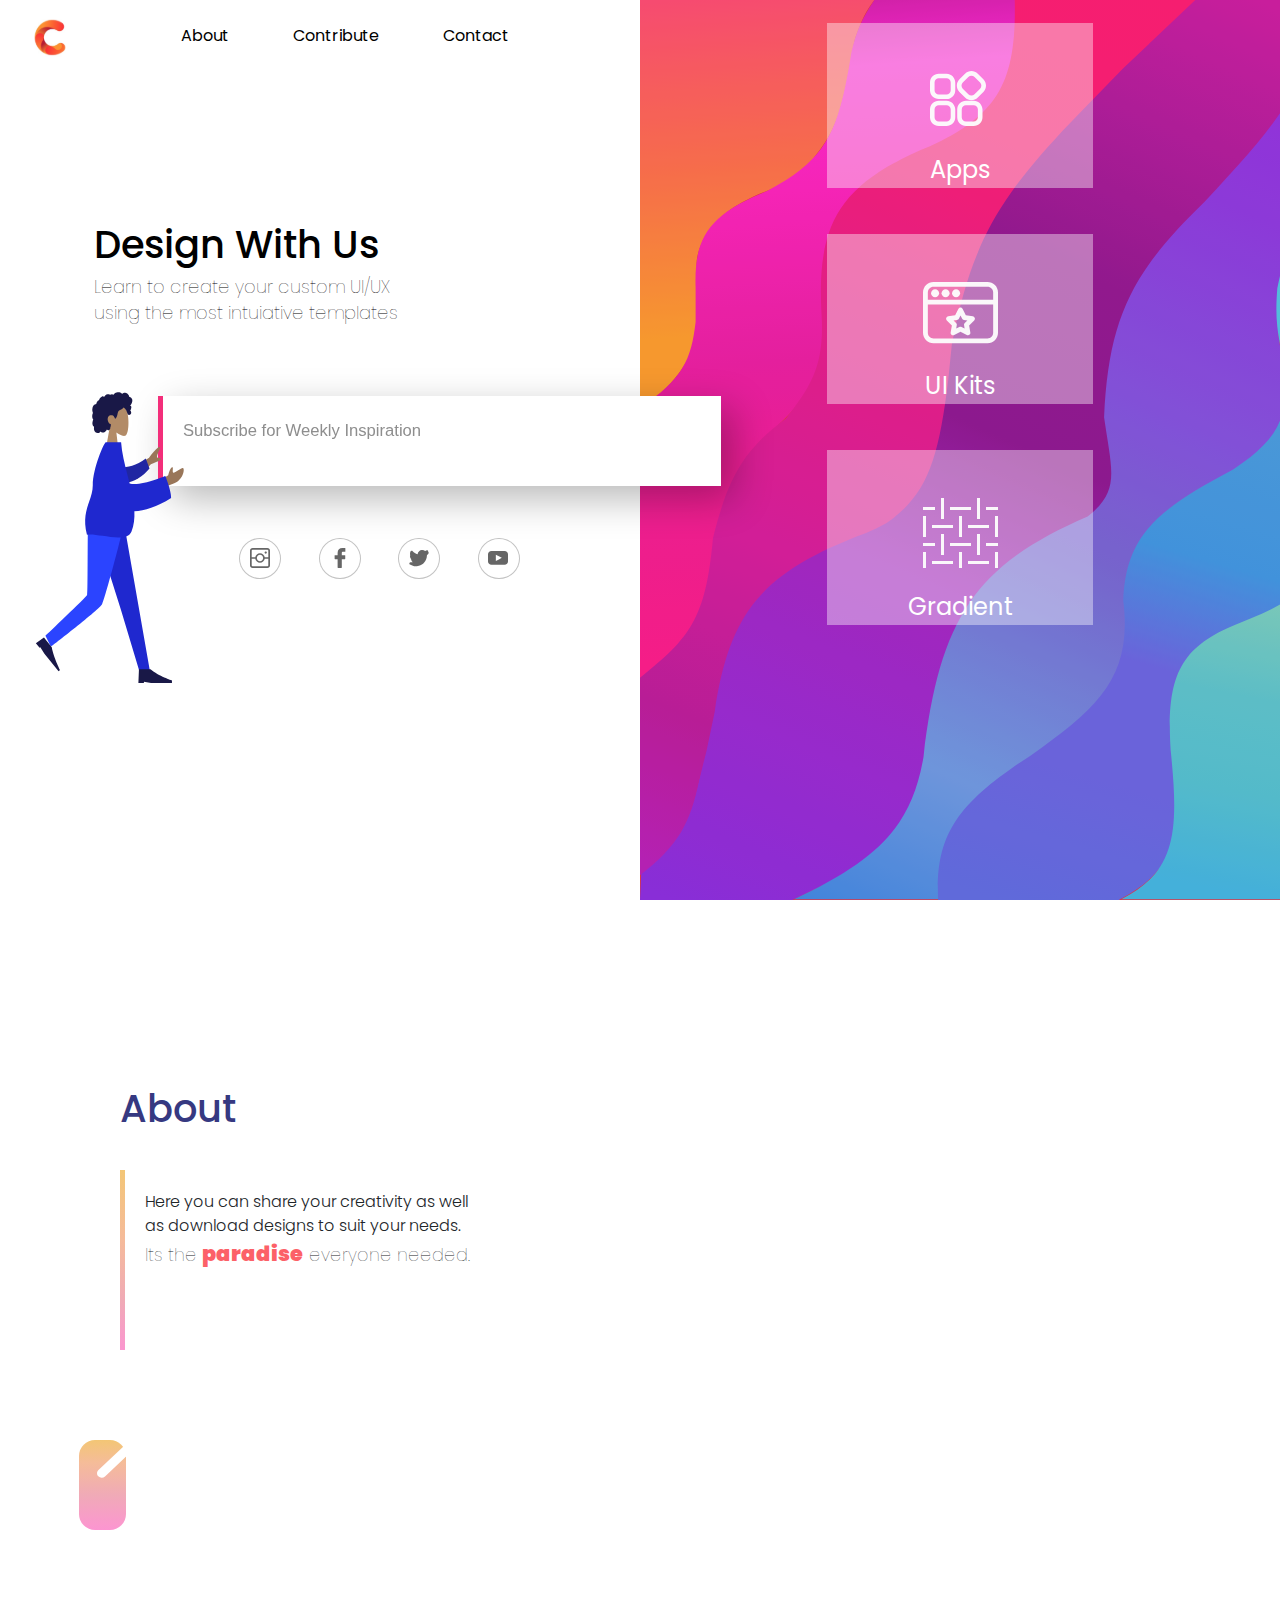
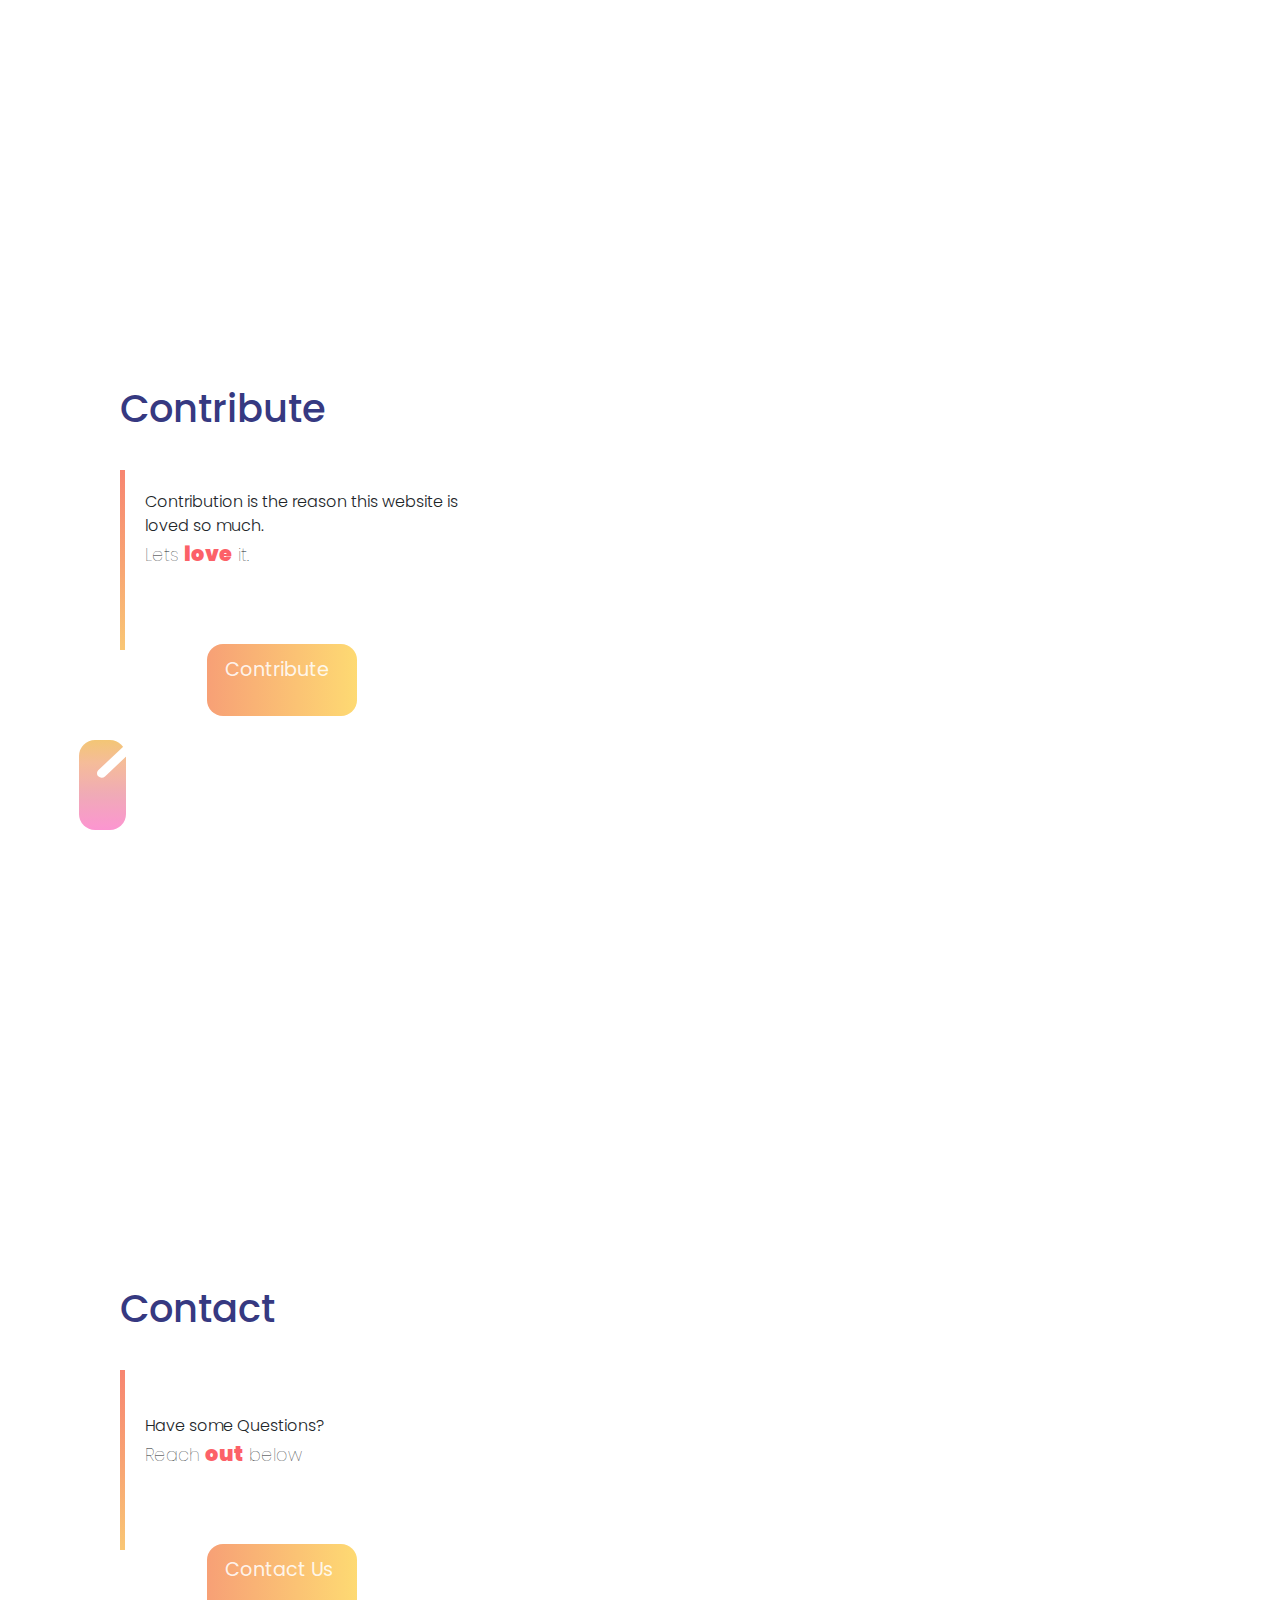
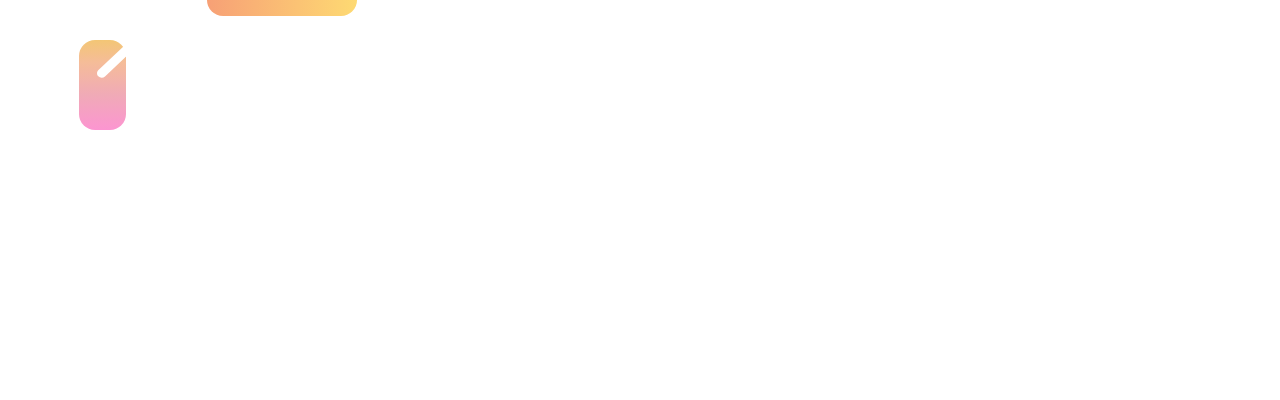
<file: index.html>
<!DOCTYPE html>
<html lang="en">

<head>
  <meta charset="UTF-8">
  <meta name="viewport" content="width=device-width, initial-scale=1.0">
  <meta http-equiv="X-UA-Compatible" content="ie=edge">
  <!-- Latest compiled and minified CSS -->
  <link rel="stylesheet" href="https://maxcdn.bootstrapcdn.com/bootstrap/4.2.1/css/bootstrap.min.css">

  <!-- jQuery library -->
  <script src="https://ajax.googleapis.com/ajax/libs/jquery/3.3.1/jquery.min.js"></script>

  <!-- Popper JS -->
  <script src="https://cdnjs.cloudflare.com/ajax/libs/popper.js/1.14.6/umd/popper.min.js"></script>

  <!-- Latest compiled JavaScript -->
  <script src="https://maxcdn.bootstrapcdn.com/bootstrap/4.2.1/js/bootstrap.min.js"></script>
  <link href="https://fonts.googleapis.com/css?family=Poppins:100,200,400,500,600" rel="stylesheet">

  <link href="https://fonts.googleapis.com/css?family=Major+Mono+Display|Poppins:400,600i" rel="stylesheet">
  <link rel="stylesheet" href="index.css" type="text/css">

  <link rel="stylesheet" href="animate.css" type="text/css">


  <title>Home</title>
  <script type="text/javascript">
    <!--
    function Redirect() {
      window.location = "app.html";
    }

    function Redirect2() {
      window.location = "uikits.html";
    }

    function Redirect3() {
      window.location = "gradient.html";
    }


    //-->
  </script>
  <style>
    .id::placeholder {
      color: rgba(255, 255, 255, 0.72) !important;
      font-family: Poppins !important;

      display: flex;
      left: 50px !important;
    }
  </style>
</head>

<body>

  <div class="container-fluid">
    <!-- TOP ROW-->
    <div class="row ">
      <!--LEFT DIVISION-->
      <div class="col-6" style="height: 400vh">
        <!--Home-->
        <div style="height: 100vh" id="Home">
          <div class="row-12  d-flex fixed-top">
            <!--NAVBAR-->
            <div class="col-12 d-flex ">
              <nav class="nav w-50" style="background-color: white;">
                <a class="navbar-brand" href="#">
                  <img src="./images/logo.svg" width="70" height="65" class="d-inline-block align-top" alt="">
                </a>
                <div class="nav ml-5 font ">
                  <a class="nav-link pt-4 mx-3 d-flex n1 " href="#About"><span style="color: black; ">About</span></a>
                  <a class="nav-link pt-4 mx-3 d-flex n1 " href="#Contribute"><span style="color: black;">Contribute</span></a>
                  <a class="nav-link pt-4 mx-3 d-flex n1 " href="#Contact"><span style="color: black;">Contact</span></a>
                </div>
              </nav>
            </div>
          </div>

          <div class="row-12 d-flex" style="height: 30vh;">

            <!--TEXT-->
            <div class="col-12 tpos">
              <p class="font d-flex para1 m-0">Design With Us</p>
              <p class="font d-flex para2 ">Learn to create your custom UI/UX using the most intuiative templates</p>
            </div>

          </div>

          <div class="row-12 d-flex" style="height: 40vh;">
            <!--HUMANS AND CARD and ICONS-->
            <div class="col-12">
              <div class="card s1">

                <a data-toggle="modal" data-target="#subscribe">
                  <div class="card-body cb">

                    <span class="d-inline-flex">Subscribe for Weekly Inspiration</span>
                    <div class="d-inline-flex">
                      <img src="./images/arrow.svg" width="11px" height="20px" class="s1img">
                    </div>
                  </div>
                </a>

                <!--human-->
                <img class="human" src="./images/human.svg" width="165px" height="300.32px">
                <img class="humans" src="./images/Componentshadow.svg" width="187px" height="344px">
              </div>
              <!--icons-->
              <div class="col-3 ir position-relative">
                <a href="https://www.instagram.com/accounts/login/?hl=en" target="_blank">
                  <div class="col-auto i-1 d-inline-flex mx-0">
                    <div class="i1 d-inline-flex "><img src="./images/insta.svg" height="20px" width="20px" style="margin-left: 9.9px; margin-top:9px" class="d-block"></div>
                    <div class="i11 d-inline-flex "><img src="./images/insta-w.svg" height="20px" width="20px" style="margin-left: 10.4px; margin-top:9.3px" class="d-block"></div>
                  </div>
                </a>
                <a href="https://www.facebook.com/" target="_blank">
                  <div class="col-auto i-2 d-inline-flex pl-0">
                    <div class="i2 d-inline-flex "><img src="./images/f.svg" height="20px" width="20px" style="margin-left: 9.9px; margin-top:9px" class=" d-block"></div>
                    <div class="i22 d-inline-flex "><img src="./images/f-w.svg" height="20px" width="20px" style="margin-left: 10.4px; margin-top:9.3px" class=""></div>
                  </div>
                </a>
                <a href="https://twitter.com/login?lang=en" target="_blank">
                  <div class="col-auto i-3 d-inline-flex pl-0">
                    <div class="i3 d-inline-flex "><img src="./images/t.svg" height="20px" width="20px" style="margin-left: 9.9px; margin-top:9px" class="d-block"></div>
                    <div class="i33 d-inline-flex "><img src="./images/t-w.svg" height="20px" width="20px" style="margin-left: 10.4px; margin-top:9.3px" class=" "></div>
                  </div>
                </a>
                <a href="https://www.youtube.com/" target="_blank">
                  <div class="col-auto i-4 d-inline-flex pl-0">
                    <div class="i4 d-inline-flex "><img src="./images/youtube.svg" height="20px" width="20px" style="margin-left: 9.9px; margin-top:9px" class="d-block"></div>
                    <div class="i44 d-inline-flex "><img src="./images/youtube-w.svg" height="20px" width="20px" style="margin-left: 10.4px; margin-top:9.3px" class=""></div>
                  </div>
                </a>
              </div>

            </div>

          </div>
        </div>

        <!--About-->
        <div style="height: 100vh">
          <div class="row-12 d-flex position-relative " id="About">

            <div class="col-12 d-inline-flex apos">
              <p class="para font">About</p>
            </div>
            <div class="col-12 d-inline-flex cpos">
              <div class="card ca ">
                <div class="card-body">
                  <span class="cat">Here you can share your creativity as well as download designs to suit your needs.</span>
                  <p> <span class="cat2">Its the <span class="cat3">paradise</span> everyone needed.</span></p>
                </div>
              </div>
            </div>
            <a href="#Home" class"home-button "><div class=" up d-inline-flex shadow-lg"><img src="./images/up-arrow.svg" class="imgarrow d-flex">
          </div></a>

        </div>
      </div>


      <!--Contribute-->
      <div class="row-12 d-flex position-relative " id="Contribute" style="height: 100vh">
        <!--heading-->
        <div class="col-12 d-inline-flex apos">
          <p class="para fontshadow">Contribute</p>
        </div>
        <!--main text-->
        <div class="col-12 d-inline-flex cpos">
          <div class="card cc">
            <div class="card-body">
              <span class="cct">Contribution is the reason this website is loved so much.</span><br>
              <p> <span class="cct2">Lets <span class="cct3">love</span> it.</span></p>
            </div>
          </div>

        </div>
        <!--anchors-->
        <div>
          <a href="#Home" class"">
            <div class="up d-inline-flex shadow-lg "><img src="./images/up-arrow.svg" class="imgarrow d-flex"></div>
          </a>
          <a data-toggle="modal" data-target="#exampleModal" class"">
            <div class="d-inline-flex c-button shadow "><span class="c-b-style">Contribute</span></div>
          </a>
        </div>


        <!-- Modal contribute -->

        <div class="modal fade font" id="exampleModal" tabindex="-1" role="dialog" aria-labelledby="exampleModalCenterTitle" aria-hidden="true" style="">
          <div class="modal-dialog modal-dialog-centered" role="document">
            <div class="modal-content modal-bg">
              <div class="modal-header" style="border:0 !important;">
                <h5 class="modal-title m-title" id="exampleModalLongTitle">Want to Contribute?</h5>
                <button type="button" style="color: white;" class="close" data-dismiss="modal" aria-label="Close">
                  <span aria-hidden="true">&times;</span>
                </button>
              </div>

              <!--MODAL BODY-->
              <div class="modal-body">

                <!--FORM-->
                <form action="index.html" >

                  <div class="form-group">
                    <div class="input-group mb-2 mr-sm-2">
                      <div class="input-group-prepend">
                        <div class="input-group-text" style="background:  linear-gradient(138.91deg, rgba(97, 67, 133, 0.7) 26.92%, rgba(81, 99, 149, 0.7) 80.65%);color: white; border: 0">Name</div>
                      </div>
                      <input type="text" class="form-control" id="inlineFormInputGroupUsername2" placeholder="Full name" style="border: 0!important;">
                    </div>
                  </div>

                  <div class="form-group">
                    <div class="input-group mb-2 mr-sm-2">
                      <div class="input-group-prepend">
                        <div class="input-group-text" style="background:  linear-gradient(138.91deg, rgba(97, 67, 133, 0.7) 26.92%, rgba(81, 99, 149, 0.7) 80.65%); color: white; border: 0">Email </div>
                      </div>
                      <input type="email" class="form-control" id="inlineFormInputGroupUsername2" placeholder="Enter Email" style="border: 0!important;">

                    </div>
                    <small id="emailHelp" class="form-text text-muted" style="color: rgba(255, 255, 255, 0.56)!important;">To let you know the process.</small>
                  </div>

                  <div class="input-group mb-3">
                    <div class="input-group-prepend">
                      <label class="input-group-text" for="inputGroupSelect01" style="background:   linear-gradient(138.91deg, rgba(97, 67, 133, 0.7) 26.92%, rgba(81, 99, 149, 0.7) 80.65%); color: white; border: 0">Category</label>
                    </div>
                    <select class="custom-select" id="inputGroupSelect01" style="border: 0!important;">
                      <option selected>Choose...</option>
                      <option value="1">Apps</option>
                      <option value="2">UI Kits</option>
                      <option value="3">Gradient</option>
                    </select>
                  </div>

                  <!--MODAL FOOTER-->
                  <div class="m-footer d-flex">
                    <button class="btn" type="submit" style="background: linear-gradient(138.91deg, #EB3349 26.92%, #F45C43 80.65%); color: white;" value="send">Contribute</button>
                  </div>


                </form>
              </div>




            </div>
          </div>
        </div>

        <!-- Modal subscribe-->

        <div class="modal fade " id="subscribe" tabindex="-1" role="dialog" aria-labelledby="exampleModalCenterTitle" aria-hidden="true">
          <div class="modal-dialog modal-dialog-centered" role="document">

            <div class="modal-content font" style="border: 0; background: linear-gradient(91.87deg, #A94FFF 6.11%, #4FA7FF 92.28%);">

              <!--close button-->
              <button type="button" class="close d-flex ml-3 mt-3 " data-dismiss="modal" aria-label="Close">
                <span aria-hidden="true" style="color: white;">&times;</span>
              </button>

              <form action="index.html">

                <div class="modal-body text-center" style="height: 30vh;">

                  <p style="color: white; font-style: normal; font-weight: 300; font-size: 1.5rem;">Subscribe!</p>
                  <img src="./images/mail-h.svg">

                </div>
                <div class="modal-footer p-0 m-0 " style="border: 0; height: 8vh">

                  <div class="input-group h-100 ">
                    <input type="text" class="form-control font id" placeholder="ENTER YOUR EMAIL ID HERE" aria-label="Recipient's username" aria-describedby="button-addon2"
                      style="border: 0; border-radius: 0; background:  linear-gradient(88.82deg, #4565DA 0.07%, #652BC0 97.84%); font-size: 1rem; color: white; height: 100%;  border-bottom-left-radius:0.3rem;">
                    <div class="input-group-append">
                      <button class="btn btn-outline " type="submit" id="button-addon2" style="border: 0; background: linear-gradient(94.47deg, #6A81FE 3.02%, #8657FF 96.41%); border-radius: 0; border-bottom-right-radius:0.3rem"><img
                          src="./images/mail-icon.svg" width="30" height="20"></button>
                    </div>
                  </div>
                </div>
              </form>
            </div>
          </div>
        </div>


      </div>

      <!--Contact-->
      <div class="row-12 d-flex position-relative " id="Contact" style="height: 60vh">
        <!--heading-->
        <div class="col-12 d-inline-flex apos">
          <p class="para fontshadow">Contact</p>
        </div>
        <!--main text-->
        <div class="col-12 d-inline-flex cpos">
          <div class="card cc">
            <div class="card-body">
              <br>
              <span class="cct">Have some Questions?</span><br>

              <p> <span class="cct2">Reach <span class="cct3">out</span> below</span></p>
            </div>
          </div>

        </div>
        <!--anchors-->
        <div>
          <a href="#Home" class"">
            <div class="up d-inline-flex shadow-lg "><img src="./images/up-arrow.svg" class="imgarrow d-flex"></div>
          </a>
          <a data-toggle="modal" data-target="#exampleModalContact" class"">
            <div class="d-inline-flex c-button shadow "><span class="c-b-style">Contact Us</span></div>
          </a>
        </div>


        <!-- Modal Contac -->

        <div class="modal fade font" id="exampleModalContact" tabindex="-1" role="dialog" aria-labelledby="exampleModalCenterTitle" aria-hidden="true" style="">
          <div class="modal-dialog modal-dialog-centered" role="document">
            <div class="modal-content modal-bg-con">
              <div class="modal-header" style="border:0 !important;">
                <h5 class="modal-title m-title" id="exampleModalLongTitle">Shoot us a message!</h5>
                <button type="button" style="color: white;" class="close" data-dismiss="modal" aria-label="Close">
                  <span aria-hidden="true">&times;</span>
                </button>
              </div>

              <!--MODAL BODY-->
              <div class="modal-body">

                <!--FORM-->
                <form action="index.html">

                  <div class="form-group">
                    <div class="input-group mb-2 mr-sm-2">
                      <div class="input-group-prepend">
                        <div class="input-group-text" style="background:linear-gradient(90deg, rgba(97, 67, 133, 0.7) 26.92%, rgba(81, 99, 149, 0.7) 80.65%); color: white; border: 0">Name</div>
                      </div>
                      <input type="text" class="form-control" id="inlineFormInputGroupUsername2" placeholder="Full name" style="border: 0!important;">
                    </div>
                  </div>

                  <div class="form-group">
                    <div class="input-group mb-2 mr-sm-2">
                      <div class="input-group-prepend">
                        <div class="input-group-text" style="background:  linear-gradient(90deg, rgba(97, 67, 133, 0.7) 26.92%, rgba(81, 99, 149, 0.7) 80.65%); color: white; border: 0">Email </div>
                      </div>
                      <input type="email" class="form-control" id="inlineFormInputGroupUsername2" placeholder="Enter Email" style="border: 0!important;">

                    </div>

                  </div>

                  <div class="form-group">
                    <div class="input-group mb-2 mr-sm-2">
                      <div class="input-group-prepend">
                        <div class="input-group-text" style="background:  linear-gradient(90deg, rgba(97, 67, 133, 0.7) 26.92%, rgba(81, 99, 149, 0.7) 80.65%); color: white; border: 0">Subject </div>
                      </div>
                      <input type="text" class="form-control" id="inlineFormInputGroupUsername2" placeholder="Enter Subject" style="border: 0!important;">

                    </div>

                  </div>

                  <div class="input-group mb-3">
                    <div class="input-group-prepend">
                      <label class="input-group-text" for="inputGroupSelect01" style="background:   linear-gradient(90deg, rgba(97, 67, 133, 0.7) 26.92%, rgba(81, 99, 149, 0.7) 80.65%); color: white; border: 0">Message</label>
                    </div>
                    <textarea class="form-control" id="exampleFormControlTextarea1" placeholder="" rows="3"></textarea>
                  </div>

                  <!--MODAL FOOTER-->
                  <div class="m-footer d-flex">
                    <button class="btn" type="submit" style="background: linear-gradient(90deg, #14B3A6 0%, #2193FC 100%); color: white;">Contribute</button>
                  </div>


                </form>
              </div>




            </div>
          </div>
        </div>

        <!-- Modal subscribe-->

        <div class="modal fade " id="subscribe" tabindex="-1" role="dialog" aria-labelledby="exampleModalCenterTitle" aria-hidden="true">
          <div class="modal-dialog modal-dialog-centered" role="document">

            <div class="modal-content font" style="border: 0; background: linear-gradient(91.87deg, #A94FFF 6.11%, #4FA7FF 92.28%);">

              <!--close button-->
              <button type="button" class="close d-flex ml-3 mt-3 " data-dismiss="modal" aria-label="Close">
                <span aria-hidden="true" style="color: white;">&times;</span>
              </button>

              <form action="index.html">

                <div class="modal-body text-center" style="height: 30vh;">

                  <p style="color: white; font-style: normal; font-weight: 300; font-size: 1.5rem;">Subscribe!</p>
                  <img src="./images/mail-h.svg">

                </div>
                <div class="modal-footer p-0 m-0 " style="border: 0; height: 8vh">

                  <div class="input-group h-100 ">
                    <input type="text" class="form-control font id" placeholder="ENTER YOUR EMAIL ID HERE" aria-label="Recipient's username" aria-describedby="button-addon2"
                      style="border: 0; border-radius: 0; background:  linear-gradient(88.82deg, #4565DA 0.07%, #652BC0 97.84%); font-size: 1rem; color: white; height: 100%;  border-bottom-left-radius:0.3rem;">
                    <div class="input-group-append">
                      <button class="btn btn-outline " type="submit" id="button-addon2" style="border: 0; background: linear-gradient(94.47deg, #6A81FE 3.02%, #8657FF 96.41%); border-radius: 0; border-bottom-right-radius:0.3rem"><img
                          src="./images/mail-icon.svg" width="30" height="20"></button>
                    </div>
                  </div>
                </div>
              </form>
            </div>
          </div>
        </div>


      </div>

    </div>


    <!-- RIGHT DIVISION-->
    <div class="col-6 bg-danger height z position-sticky pic fixed-top ">

      <div class="row align-items-center flex-column">

        <!--Card 1-->
        <div class="col-md-5 text-center card c c1 d-flex" onclick="Redirect();">
          <h1 class="text-hide mt-5 img1 " style="">Bootstrap</h1>
          <div class="text">Apps</div>
        </div>

        <!--Card 2-->
        <div class="col-md-5 text-center card c c2  d-flex">
          <h1 class="text-hide mt-5 img2 " onclick="Redirect2()" style="">Bootstrap</h1>
          <div class="text">UI Kits</div>
        </div>


        <!--Card 3-->
        <div class="col-md-5 text-center card c c3 d-flex">
          <h1 class="text-hide mt-5 img3 " onclick="Redirect3()" style="">Bootstrap</h1>
          <div class="text">Gradient</div>
        </div>

      </div>

    </div>

  </div>
  </div>

</body>

</html>
</file>
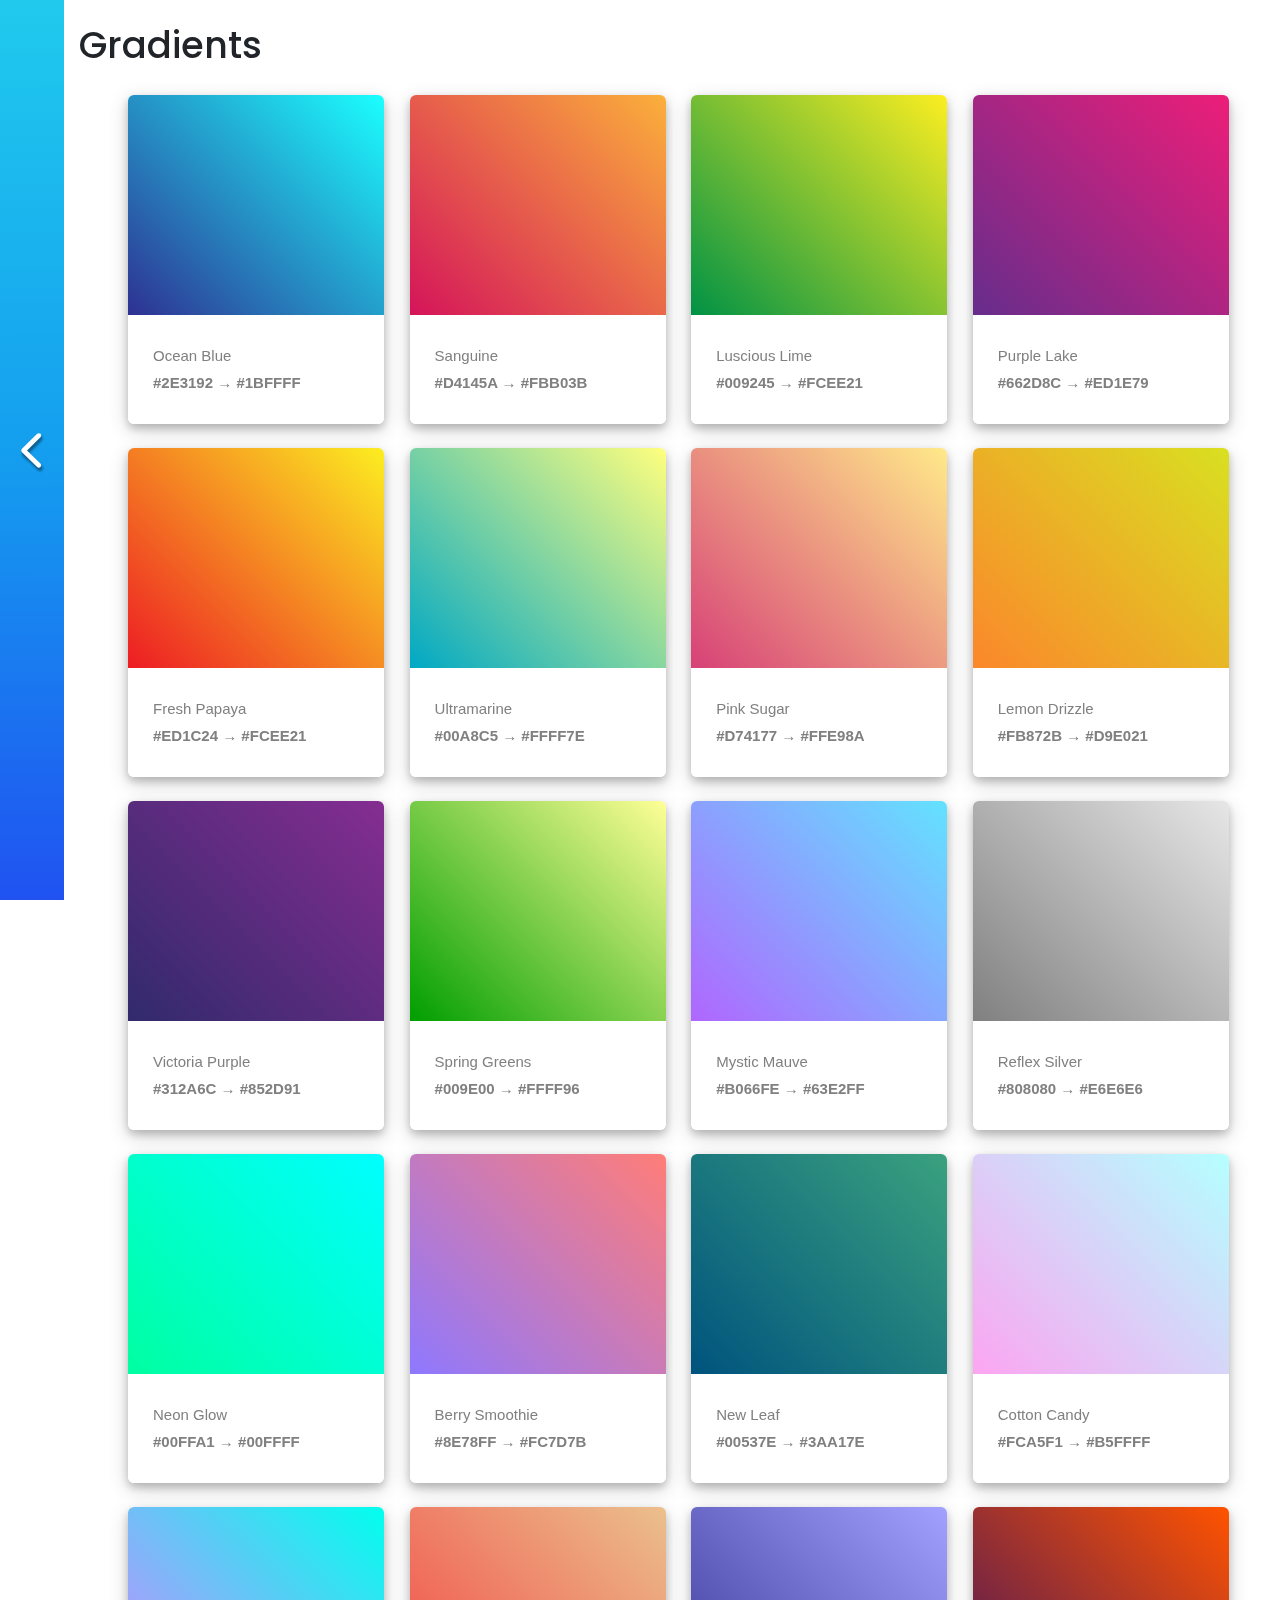
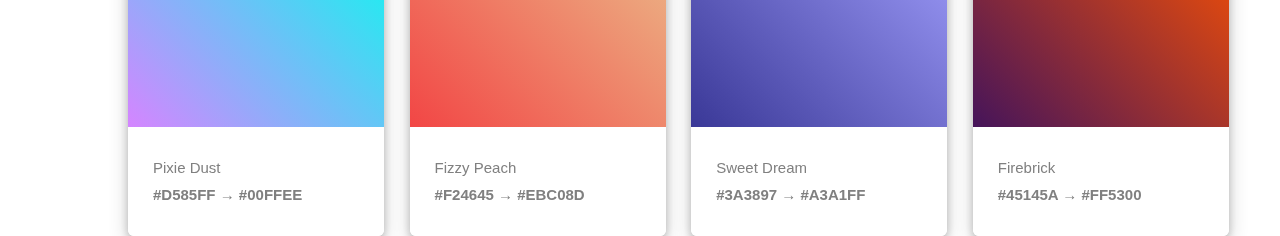
<file: gradient.html>
<!DOCTYPE html>
<html lang="en" >
<head>
  <meta charset="UTF-8">
  <meta name="viewport" content="width=device-width, initial-scale=1.0">
  <meta http-equiv="X-UA-Compatible" content="ie=edge">
  <!-- Latest compiled and minified CSS -->
  <link rel="stylesheet" href="https://maxcdn.bootstrapcdn.com/bootstrap/4.2.1/css/bootstrap.min.css">

  <!-- jQuery library -->
  <script src="https://ajax.googleapis.com/ajax/libs/jquery/3.3.1/jquery.min.js"></script>

  <!-- Popper JS -->
  <script src="https://cdnjs.cloudflare.com/ajax/libs/popper.js/1.14.6/umd/popper.min.js"></script>

  <!-- Latest compiled JavaScript -->
  <script src="https://maxcdn.bootstrapcdn.com/bootstrap/4.2.1/js/bootstrap.min.js"></script>
  <link href="https://fonts.googleapis.com/css?family=Poppins:100,200,400,500,600" rel="stylesheet">

  <link href="https://fonts.googleapis.com/css?family=Major+Mono+Display|Poppins:400,600i" rel="stylesheet">
  <link rel="stylesheet" href="gradient.css" type="text/css">



  <link rel="stylesheet" href="animate.css" type="text/css">
  <title>UI Kits</title>
</head>
<body class="w3-animate-right" style="animation-duration: 0.5s;">

<div class="container-fluid">
  <div class="row">
      <!--BACK BAR-->
      <a href="index.html" class="text-decoration-none" style="width: 5vw;" >
        <div class="d-flex height sb fixed-top position-sticky ">
          <img src="./images/left-arrow.svg" width="20vw" alt="" class="ipos">
          <img src="./images/left-arrow-shadow.svg" width="25vw" alt="" class="i2pos">
        </div>
      </a>


      <!--RIGHT SECTION-->
      <div class="col height1 ">
        <!--TEXT HEADING-->
        <div class="row ">
          <div class="col atpos " style="animation-duration: 1s;">

                <p class="Apptext">
                  Gradients
                <!-- <span class="atext d-inline-flex">> All Apps</span> -->
                </p>



          </div>
        </div>

        <!--GRADIENTS CARDS-->
        <div class="row d-flex animated fadeInUp">
            <!--ROW 1-->
            <div class="row r mt-4 d-inline-flex">
                <div class="swatch_block card-hover">
                  <div class="gradient_swatch_1"></div>
                  <div class="swatch_details">
                    <div class="swatch_name">Ocean Blue</div>
                    <div class="swatch_value">#2E3192 →&nbsp;#1bffff</div>
                  </div>
                </div>

                <div class="swatch_block card-hover">
                  <div class="gradient_swatch_2"></div>
                  <div class="swatch_details">
                    <div class="swatch_name">Sanguine</div>
                    <div class="swatch_value">#D4145A →&nbsp;#FBB03B</div>
                  </div>
                </div>

                <div class="swatch_block card-hover">
                  <div class="gradient_swatch gradient_swatch_3"></div>
                  <div class="swatch_details">
                    <div class="swatch_name">Luscious Lime</div>
                    <div class="swatch_value">#009245 →&nbsp;#FCEE21</div>
                  </div>
                </div>

                <div class="swatch_block card-hover">
                  <div class="gradient_swatch gradient_swatch_4"></div>
                  <div class="swatch_details">
                    <div class="swatch_name">Purple Lake</div>
                    <div class="swatch_value">#662D8C →&nbsp;#ED1E79</div>
                  </div>
                </div>


            </div>

            <!--ROW 2-->
            <div class="row r mt-4 d-inline-flex">
                <div class="swatch_block card-hover">
                  <div class="gradient_swatch gradient_swatch_5"></div>
                  <div class="swatch_details">
                  <div class="swatch_name">Fresh Papaya</div>
                <div class="swatch_value">#ED1C24 →&nbsp;#FCEE21</div>
                  </div>
                </div>

                <div class="swatch_block card-hover">
                  <div class="gradient_swatch gradient_swatch_6"></div>
                  <div class="swatch_details">
                  <div class="swatch_name">Ultramarine</div>
                  <div class="swatch_value">#00A8C5 →&nbsp;#FFFF7E</div>
                  </div>
                </div>

                <div class="swatch_block card-hover">
                  <div class="gradient_swatch gradient_swatch_7"></div>
                  <div class="swatch_details">
                  <div class="swatch_name">Pink Sugar</div>
                  <div class="swatch_value">#D74177 →&nbsp;#FFE98A</div>
                  </div>
                </div>

                <div class="swatch_block card-hover">
                  <div class="gradient_swatch gradient_swatch_8"></div>
                  <div class="swatch_details">
                    <div class="swatch_name">Lemon Drizzle</div>
                    <div class="swatch_value">#FB872B →&nbsp;#D9E021</div>
                  </div>
                </div>


            </div>

            <!--ROW 3-->
            <div class="row r mt-4 d-inline-flex">
                <div class="swatch_block card-hover">
                  <div class="gradient_swatch gradient_swatch_9"></div>
                <div class="swatch_details"><div class="swatch_name">Victoria Purple</div><div class="swatch_value">#312A6C →&nbsp;#852D91</div></div>
                </div>

                <div class="swatch_block card-hover">
                  <div class="gradient_swatch gradient_swatch_10"></div>
                  <div class="swatch_details"><div class="swatch_name">Spring Greens</div><div class="swatch_value">#009E00 →&nbsp;#FFFF96</div></div>
                </div>

                <div class="swatch_block card-hover">
                  <div class="gradient_swatch gradient_swatch_11"></div>
                  <div class="swatch_details"><div class="swatch_name">Mystic Mauve</div><div class="swatch_value">#B066FE →&nbsp;#63E2FF</div></div>
                </div>

                <div class="swatch_block card-hover">
                  <div class="gradient_swatch gradient_swatch_12"></div>
                  <div class="swatch_details"><div class="swatch_name">Reflex Silver</div><div class="swatch_value">#808080 →&nbsp;#E6E6E6</div></div>
                </div>


            </div>

            <!--ROW 4-->
            <div class="row r mt-4 d-inline-flex">
                <div class="swatch_block card-hover">
                  <div class="gradient_swatch gradient_swatch_13"></div>
                  <div class="swatch_details"><div class="swatch_name">Neon Glow</div><div class="swatch_value">#00FFA1 →&nbsp;#00FFFF</div></div>
                </div>

                <div class="swatch_block card-hover">
                  <div class="gradient_swatch gradient_swatch_14"></div>
                  <div class="swatch_details"><div class="swatch_name">Berry Smoothie</div><div class="swatch_value">#8E78FF →&nbsp;#FC7D7B</div></div>
                </div>

                <div class="swatch_block card-hover">
                  <div class="gradient_swatch gradient_swatch_15"></div>
                <div class="swatch_details"><div class="swatch_name">New Leaf</div><div class="swatch_value">#00537E →&nbsp;#3AA17E</div></div>
                </div>

                <div class="swatch_block card-hover">
                  <div class="gradient_swatch gradient_swatch_16"></div>
                <div class="swatch_details"><div class="swatch_name">Cotton Candy</div><div class="swatch_value">#FCA5F1 →&nbsp;#B5FFFF</div></div>
                </div>


            </div>

            <!--ROW 5-->
            <div class="row r mt-4 d-inline-flex">
                <div class="swatch_block card-hover">
                  <div class="gradient_swatch gradient_swatch_17"></div>
                  <div class="swatch_details"><div class="swatch_name">Pixie Dust</div><div class="swatch_value">#D585FF →&nbsp;#00FFEE</div></div>
                </div>

                <div class="swatch_block card-hover">
                  <div class="gradient_swatch gradient_swatch_18"></div>
                  <div class="swatch_details"><div class="swatch_name">Fizzy Peach</div><div class="swatch_value">#F24645 →&nbsp;#EBC08D</div></div>
                </div>

                <div class="swatch_block card-hover">
                  <div class="gradient_swatch gradient_swatch_19"></div>
                  <div class="swatch_details"><div class="swatch_name">Sweet Dream</div><div class="swatch_value">#3A3897 →&nbsp;#A3A1FF</div></div>
                </div>

                <div class="swatch_block card-hover">
                  <div class="gradient_swatch gradient_swatch_20"></div>
                  <div class="swatch_details"><div class="swatch_name">Firebrick</div><div class="swatch_value">#45145A →&nbsp;#FF5300</div></div>
                </div>


            </div>


        </div>
</div>

</body>

</html>
</file>
<file: index.css>
html {
  scroll-behavior: smooth;
}
.font
{
  font-family: 'Poppins', sans-serif;
  font-weight: 400;
  color: black;

}
.height{
  height: 100vh;
}
.pic
{
  background: url("./images/1..svg");

}
.c
{
  height: 190px;
  background-color: rgba(255, 254, 254, 0.4);
  border-radius: 0!important;
  border: none !important;
  margin: 1.8vw;
  transition: all 0.5s ease-out;
}
.text
{

  font-family: 'Poppins', sans-serif;
  font-weight: 400;
  font-size: 24px;
  color: white;
  padding-top: 13px;
}
.img1
{

  width: 60px;
  height: 60px;
  align-self: center;
  background-image: url('./images/app.svg');
  background-repeat: no-repeat;



}
.c1:hover
{
  background-color: rgba(255, 255, 255, 0.9);
  box-shadow: 16px 18px 10px rgba(0, 0, 0, 0.25);

}
.c1:hover .text
{
  color: black;
}
.c1:hover .img1
{
background-image: url('./images/app-black.svg'); background-repeat: no-repeat;
}

.img2
{

  width: 75px;
  height: 65px;
  align-self: center;
  background-image: url('./images/website.svg');
  background-repeat: no-repeat;


}

.c2:hover
{
  background-color: rgba(255, 255, 255, 0.9);
  box-shadow: 16px 18px 10px rgba(0, 0, 0, 0.25);

}
.c2:hover .text
{
  color: black;
}
.c2:hover .img2
{
background-image: url('./images/website-black.svg'); background-repeat: no-repeat;
}

.img3
{

  width: 75px;
  height: 70px;
  align-self: center;
  background-image: url('./images/pattern.svg');
  background-repeat: no-repeat;


}

.c3:hover
{
  background-color: rgba(255, 255, 255, 0.9);
  box-shadow: 16px 18px 10px rgba(0, 0, 0, 0.25);

}
.c3:hover .text
{
  color: black;
}
.c3:hover .img3
{
background-image: url('./images/pattern-black.svg'); background-repeat: no-repeat;
}



.n1:hover
{
  border-top: 5px solid !important;
  border-top-color: rgba(252, 80, 123, 0.76) !important;

}
.tpos
{
  position: relative;
  top: 24vh;
  left: 5vw;
}
.para1
{
font-size: 3vw;
font-weight: 500;
}
.para2
{

width: 27vw;

font-size: 1.4vw;
font-weight: lighter;

}

.s1{
position: relative;
box-shadow: 1vw 1vw 3vw rgba(0, 0, 0, 0.28);
border-radius: 0;
border: 0;
border-left: 5px solid #F32E7A;
top: 14vh;
width: 44vw;
height: 10vh;
left: 10vw;
  transition: all 0.5s ease-out;


z-index: 3;
position: relative;
}

.s1img
{
  position: relative;
  top: 0.7vh;
  left: 18vw;
  visibility: hidden;
  transition: 0.3s ease-out;
}
.s1:hover
{
box-shadow: 2vw 2vw 4vw rgba(0, 0, 0, 0.34);
z-index: 3;
}
.s1:hover .s1img
{
  visibility: visible;
}

.cb{
  font-weight: lighter !important;
  font-size: 1.3vw;
}
.cb span
{
  color: #8E8E8E;
}
.s1:hover .cb span
{
  color: #545454;
}

.human
{

  position: absolute;
  width: 187px;
  top: -13px;
  left: -150px;
  visibility: visible;
}
.humans
{

  position: absolute;
  width: 187px;
  top: -23px;
  left: -141px;

  visibility: hidden;
}
.s1:hover .human
{
  visibility: hidden;
}
.s1:hover .humans
{
  visibility: visible;
}




.i1{
position: absolute;

width: 42px;
height: 41px;
background: #FFFFFF;
border: 1px solid rgba(0, 0, 0, 0.24);
border-radius: 50%;


z-index: 0;

visibility: visible;


}
.i11{
position: absolute;

width: 42px;
height: 41px;
background: #FFFFFF;
border: 0px solid rgba(0, 0, 0, 0.24);
border-radius: 50%;
background: linear-gradient(180deg, rgba(178, 31, 31, 0.75) 0%, rgba(253, 187, 45, 0.75) 100%);
box-shadow: 0px 4px 4px rgba(0, 0, 0, 0.2);

z-index: 1;
visibility: hidden;


}
.i2{
position: absolute;
left: 60px;
width: 42px;
height: 41px;
background: #FFFFFF;
border: 1px solid rgba(0, 0, 0, 0.24);
border-radius: 50%;

z-index: 0;

visibility: visible;

}
.i22{
position: absolute;
left: 60px;
width: 42px;
height: 41px;
background: #FFFFFF;
border: 0px solid rgba(0, 0, 0, 0.24);
border-radius: 50%;

background: linear-gradient(180deg, rgba(103, 213, 192, 0.75) 0%, rgba(120, 140, 235, 0.75) 100%);
box-shadow: 0px 4px 4px rgba(0, 0, 0, 0.25);

z-index: 1;
visibility: hidden;

}
.i3{
position: absolute;
left: 120px;
width: 42px;
height: 41px;
background: #FFFFFF;
border: 1px solid rgba(0, 0, 0, 0.24);
border-radius: 50%;

z-index: 0;

visibility: visible;

}
.i33{
position: absolute;
left: 120px;
width: 42px;
height: 41px;
background: #FFFFFF;
border: 0px solid rgba(0, 0, 0, 0.24);
border-radius: 50%;

background: linear-gradient(180deg, rgba(102, 125, 182, 0.75) 0%, rgba(0, 130, 200, 0.75) 25.41%, rgba(0, 130, 200, 0.7425) 71.82%, rgba(102, 125, 182, 0.75) 100%);
box-shadow: 0px 4px 4px rgba(0, 0, 0, 0.25);

z-index: 1;
visibility: hidden;

}
.i4{
position: absolute;
left: 180px;
width: 42px;
height: 41px;
background: #FFFFFF;
border: 1px solid rgba(0, 0, 0, 0.24);
border-radius: 50%;

z-index: 0;

visibility: visible;
}

.i44{
position: absolute;
left: 180px;
width: 42px;
height: 41px;
background: #FFFFFF;
border: 0px solid rgba(0, 0, 0, 0.24);
border-radius: 50%;

background: linear-gradient(180deg, rgba(237, 33, 58, 0.75) 0%, rgba(147, 41, 30, 0.75) 100%);
box-shadow: 0px 4px 4px rgba(0, 0, 0, 0.25);

z-index: 1;
visibility: hidden;

}

 .i-1:hover .i11
{
  visibility: visible;


}
.i-1:hover .i1
{
  border: 0;
}
.i-2:hover .i2
{
  border: 0;
}
.i-3:hover .i3
{
  border: 0;
}
.i-4:hover .i4
{
  border: 0;
}
.i-2:hover .i22
{
 visibility: visible;
}
.i-3:hover .i33
{
 visibility: visible;
}
.i-4:hover .i44
{
 visibility: visible;
}

.ir
{
  top: 18vh;
  left: 14vw;;
}

.z
{
  z-index: 2
}

.para
{
font-family: Poppins;
font-style: normal;
font-weight: 500;

font-size: 3vw;

color: #363981;

}
.apos
{
  position: relative;
  top: 20vh;
  left: 7vw;
}
.cpos
{
  position: absolute;
  top:30vh;
  left: 7vw;
}
.ca
{
  height: 20vh;
  width: 30vw;

  border-radius: 0;
  border: 0 ;
  border-left: 5px solid transparent;

  border-image:  linear-gradient(180deg, #F3C676 0%, #F5BB9A 38.12%, #F0AAB6 72.38%, #FB96D0 100%);
  border-image-slice: 1;

}
.cat
{
  font-family: Poppins;
  font-weight: 300;
  font-size: 1rem;
}
.cat2
{
  font-family: Poppins;
  font-weight: lighter;
  font-size: 1.1rem;
}
.cat3
{
  font-weight: 900;
  color: #FC6168;
  font-size: 1.3rem;
}
.up
{
  position: absolute;
  top:60vh;
  left: 5vw;

background: linear-gradient(180deg, #F3C675 0%, #F5BC99 25.41%, #F0AAB7 61.33%, #FC95D1 100%);
border-radius: 16px;
  width: 3.7vw;
  height: 10vh;
}
.imgarrow
{
  position: relative;
  left: 1.1vw;
}
.up:hover
{
  background: linear-gradient(180deg, #FFB52F 0%, #FF61BD 100%);
}
.cc
{
  height: 20vh;
  width: 30vw;

  border-radius: 0;
  border: 0 ;
  border-left: 5px solid transparent;

  border-image:  linear-gradient(180deg, #F78571 0%, #F8A573 54.14%, #F9C775 100%);
  border-image-slice: 1;

}
.cct
{
  font-family: Poppins;
  font-weight: 300;
  font-size: 1rem;
}
.cct2
{
  font-family: Poppins;
  font-weight: lighter;
  font-size: 1.1rem;
}
.cct3
{
  font-weight: 900;
  color: #FC6168;
  font-size: 1.3rem;
}
.c-button
{
  position: absolute;
  top: 49.3vh;
  left: 15vw;

background: linear-gradient(90deg, rgba(243, 115, 53, 0.68) 0%, rgba(253, 200, 48, 0.68) 100%);
border-radius: 16px;
  width: 11.7vw;
  height: 8vh;

}

.c-b-style
{
  font-family: Poppins;
  font-size: 1.2rem;
  font-weight: 400;
  color: rgba(255, 255, 255, 0.87);

  padding-top: 0.8rem;
  padding-left: 1.1rem;
}
.c-button:hover .c-b-style
{
color: rgba(255, 255, 255, 1);
c
}
.c-button:hover
{
  background: linear-gradient(90deg, rgba(243, 115, 53, 0.9) 0%, rgba(253, 200, 48, 0.9) 100%);
  box-shadow: 0px 4px 4px rgba(0, 0, 0, 0.25);
  cursor: pointer;
}
.popup
{
  visibility: collapse;
}

.modal-bg
{
background:   linear-gradient(180deg, #14B3A6 0%, #2193FC 100%);
border: 0;
}
.modal-bg-con
{
background:   linear-gradient(138.91deg, #EB3349 26.92%, #F45C43 80.65%);
border: 0;
}
.m-title
{
  font-size: 1.3rem;
  font-weight: normal;
  color: white;


}
.m-footer
{
  justify-content: flex-end;

}
</file>
<file: gradient.css>
.height{
  height: 100vh;

}
.ipos
{
  position: relative;
  left: 1.7vw;
  top: 0vh;
  visibility: visible;
}
.i2pos
{
  position: relative;
  visibility: hidden;
  top: 0.3vh;
}

.sb
{

background: linear-gradient(179.93deg, #50D7F3 0%, #42AFF0 51.38%, #5F82F1 100%);
z-index: 0;


}

.sb:hover
{

background: linear-gradient(179.93deg, #20CAED 0%, #149DEF 51.38%, #2052F1 100%);


}
.sb:hover .ipos
{
  visibility: hidden;
}
.sb:hover .i2pos
{
    visibility: visible;
}
.Apptext
{
  font-family: Poppins;
  font-weight: 500;
  font-size: 2.3rem;;
}
.atext
{
  font-family: Poppins;
  font-weight: 300;
  font-size: 1.4rem;

}
.atpos
{
  top: 2vh;

}
.swatch_block {
  width: 20vw;
  height: auto;
  border-radius: 6px;
  box-shadow: rgba(219, 219, 219, 0.56) 0px 3px 8px 0px;
  -webkit-transform: none;
  -ms-transform: none;
  transform: none;
  -webkit-transition: all 500ms ease;
  transition: all 500ms ease;
  color: white;
  margin-right: 2vw;
}


.gradient_swatch {
  height: 220px;
  background-color: #d9d9d9;
}



.gradient_swatch_1 {
  height: 220px;
  border-top-left-radius: 6px;
  border-top-right-radius: 6px;
  background-color: #787878;
  background-image: -webkit-linear-gradient(45deg, #2e3192, #1bffff);
  background-image: linear-gradient(45deg, #2e3192, #1bffff);
}

.gradient_swatch_2 {
  height: 220px;
  border-top-left-radius: 6px;
  border-top-right-radius: 6px;
  background-image: -webkit-linear-gradient(45deg, #d4145a, #fbb03b);
  background-image: linear-gradient(45deg, #d4145a, #fbb03b);
}

.gradient_swatch.gradient_swatch_3 {
  border-top-left-radius: 6px;
  border-top-right-radius: 6px;
  background-image: -webkit-linear-gradient(45deg, #009245, #fcee21);
  background-image: linear-gradient(45deg, #009245, #fcee21);
}

.gradient_swatch.gradient_swatch_4 {
  border-top-left-radius: 6px;
  border-top-right-radius: 6px;
  background-image: -webkit-linear-gradient(45deg, #662d8c, #ed1e79);
  background-image: linear-gradient(45deg, #662d8c, #ed1e79);
}

.gradient_swatch.gradient_swatch_5 {
  border-top-left-radius: 6px;
  border-top-right-radius: 6px;
  background-image: -webkit-linear-gradient(45deg, #ed1c24, #fcee21);
  background-image: linear-gradient(45deg, #ed1c24, #fcee21);
}

.gradient_swatch.gradient_swatch_6 {
  border-top-left-radius: 6px;
  border-top-right-radius: 6px;
  background-image: -webkit-linear-gradient(45deg, #00a8c5, #ffff7e);
  background-image: linear-gradient(45deg, #00a8c5, #ffff7e);
}

.gradient_swatch.gradient_swatch_7 {
  border-top-left-radius: 6px;
  border-top-right-radius: 6px;
  background-image: -webkit-linear-gradient(45deg, #d74177, #ffe98a);
  background-image: linear-gradient(45deg, #d74177, #ffe98a);
}

.gradient_swatch.gradient_swatch_8 {
  border-top-left-radius: 6px;
  border-top-right-radius: 6px;
  background-image: -webkit-linear-gradient(45deg, #fb872b, #d9e021);
  background-image: linear-gradient(45deg, #fb872b, #d9e021);
}

.gradient_swatch.gradient_swatch_9 {
  border-top-left-radius: 6px;
  border-top-right-radius: 6px;
  background-image: -webkit-linear-gradient(45deg, #312a6c, #852d91);
  background-image: linear-gradient(45deg, #312a6c, #852d91);
}

.gradient_swatch.gradient_swatch_10 {
  border-top-left-radius: 6px;
  border-top-right-radius: 6px;
  background-image: -webkit-linear-gradient(45deg, #009e00, #ffff96);
  background-image: linear-gradient(45deg, #009e00, #ffff96);
}

.gradient_swatch.gradient_swatch_11 {
  border-top-left-radius: 6px;
  border-top-right-radius: 6px;
  background-image: -webkit-linear-gradient(45deg, #b066fe, #63e2ff);
  background-image: linear-gradient(45deg, #b066fe, #63e2ff);
}

.gradient_swatch.gradient_swatch_12 {
  border-top-left-radius: 6px;
  border-top-right-radius: 6px;
  background-image: -webkit-linear-gradient(45deg, gray, #e6e6e6);
  background-image: linear-gradient(45deg, gray, #e6e6e6);
}

.gradient_swatch.gradient_swatch_14 {
  border-top-left-radius: 6px;
  border-top-right-radius: 6px;
  background-image: -webkit-linear-gradient(45deg, #8e78ff, #ff7d78);
  background-image: linear-gradient(45deg, #8e78ff, #ff7d78);
}

.gradient_swatch.gradient_swatch_13 {
  border-top-left-radius: 6px;
  border-top-right-radius: 6px;
  background-image: -webkit-linear-gradient(45deg, #00ffa1, aqua);
  background-image: linear-gradient(45deg, #00ffa1, aqua);
}

.gradient_swatch.gradient_swatch_15 {
  border-top-left-radius: 6px;
  border-top-right-radius: 6px;
  background-image: -webkit-linear-gradient(45deg, #00537e, #136d7e 33%, #3aa17e);
  background-image: linear-gradient(45deg, #00537e, #136d7e 33%, #3aa17e);
}

.gradient_swatch.gradient_swatch_16 {
  border-top-left-radius: 6px;
  border-top-right-radius: 6px;
  background-image: -webkit-linear-gradient(45deg, #fca5f1, #b5ffff);
  background-image: linear-gradient(45deg, #fca5f1, #b5ffff);
}

.gradient_swatch.gradient_swatch_17 {
  border-top-left-radius: 6px;
  border-top-right-radius: 6px;
  background-image: -webkit-linear-gradient(45deg, #d585ff, #0fe);
  background-image: linear-gradient(45deg, #d585ff, #0fe);
}

.gradient_swatch.gradient_swatch_18 {
  border-top-left-radius: 6px;
  border-top-right-radius: 6px;
  background-image: -webkit-linear-gradient(45deg, #f24645, #ebc08d);
  background-image: linear-gradient(45deg, #f24645, #ebc08d);
}

.gradient_swatch.gradient_swatch_19 {
  border-top-left-radius: 6px;
  border-top-right-radius: 6px;
  background-image: -webkit-linear-gradient(45deg, #3a3897, #a3a1ff);
  background-image: linear-gradient(45deg, #3a3897, #a3a1ff);
}

.gradient_swatch.gradient_swatch_20 {
  border-top-left-radius: 6px;
  border-top-right-radius: 6px;
  background-image: -webkit-linear-gradient(45deg, #45145a, #ff5300);
  background-image: linear-gradient(45deg, #45145a, #ff5300);
}


.swatch_name {
  margin-left: 0px;
  padding: 30px 25px 0px;
  background-color: white;
  font-family: proxima-nova-soft, sans-serif;
  color: gray;
  font-size: 15px;
  font-weight: 500;
}

.swatch_value {
  padding: 4px 25px 30px;
  border-bottom-left-radius: 6px;
  border-bottom-right-radius: 6px;
  background-color: white;
  font-family: proxima-nova-soft, sans-serif;
  color: gray;
  font-size: 15px;
  font-weight: 600;
  text-transform: uppercase;
}

.r
{
  margin-left: 5vw;
}
.card-hover
{
   box-shadow: 0 4px 8px 0 rgba(0, 0, 0, 0.2), 0 6px 20px 0 rgba(0, 0, 0, 0.19);
}
.card-hover:hover
{
  box-shadow: 0 16px 24px 0 rgba(0, 0, 0, 0.2), 0 20px 48px 0 rgba(0, 0, 0, 0.19);
}
</file>
